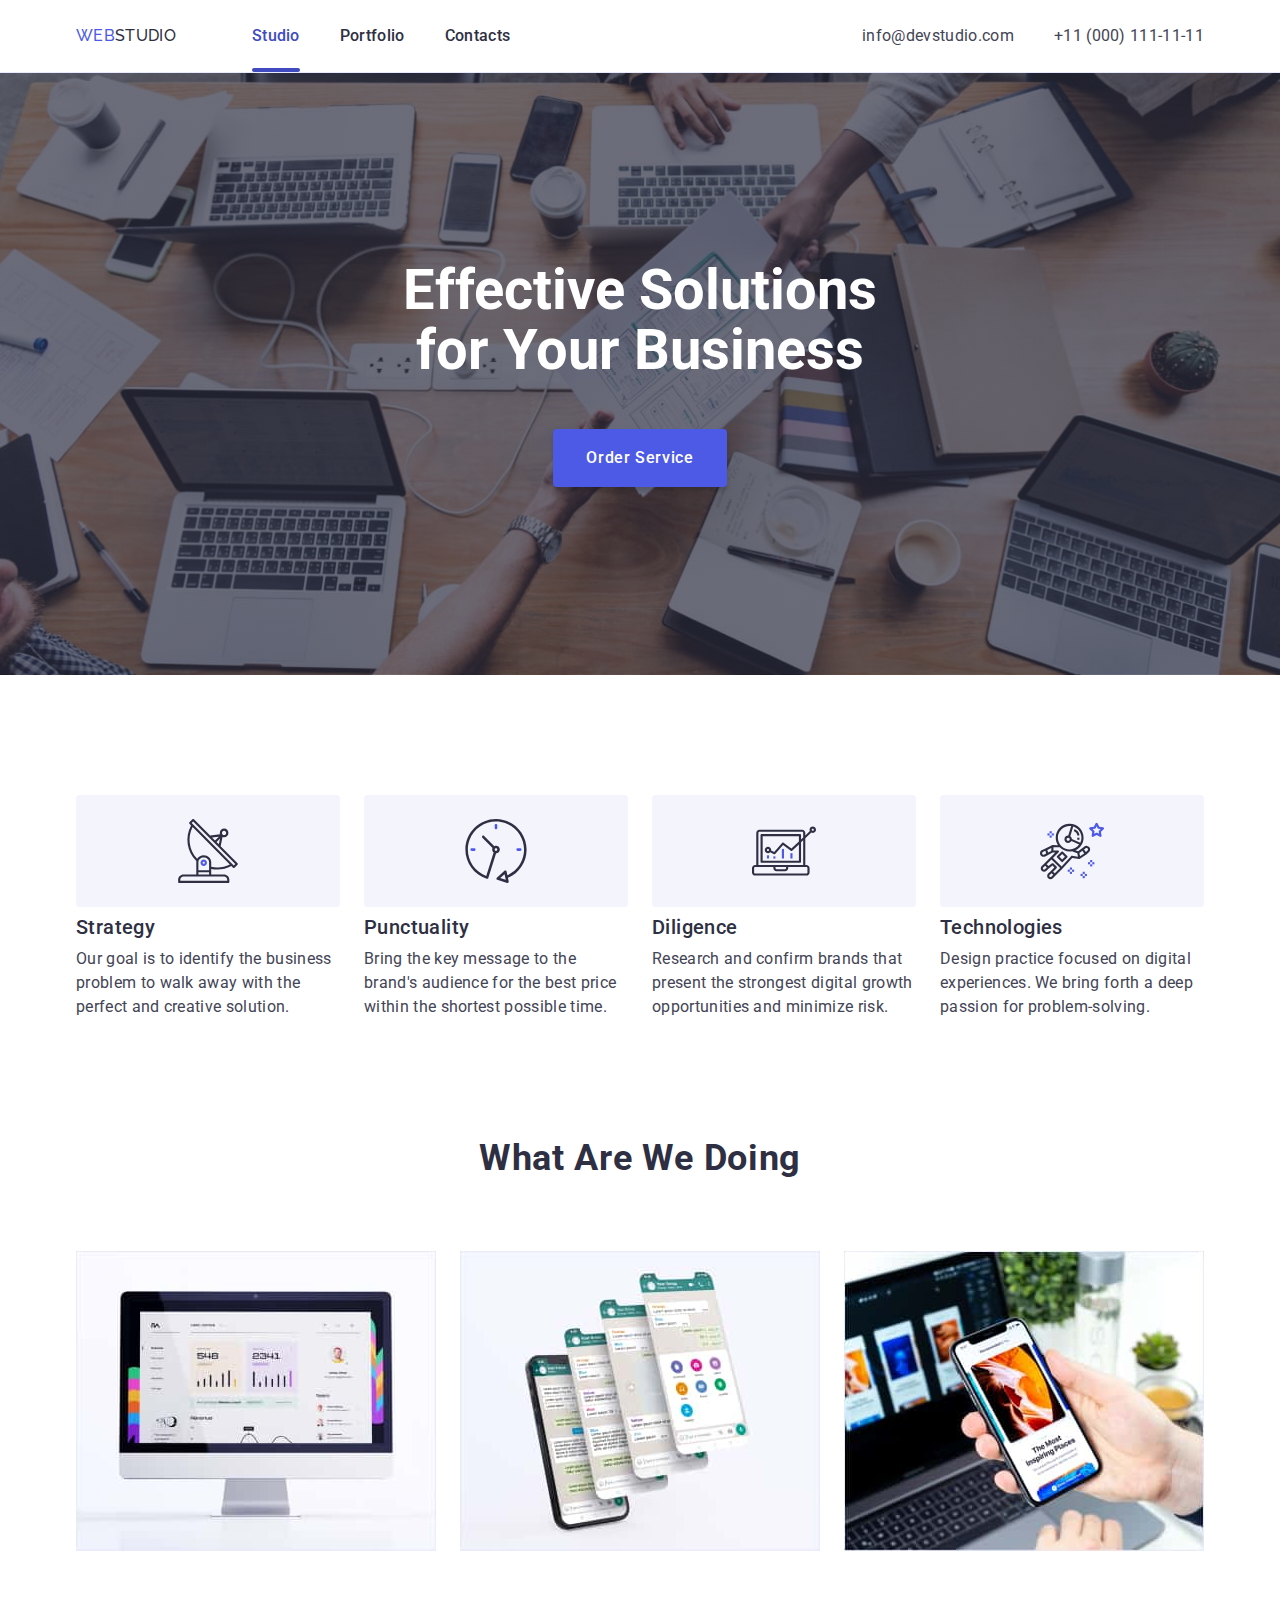
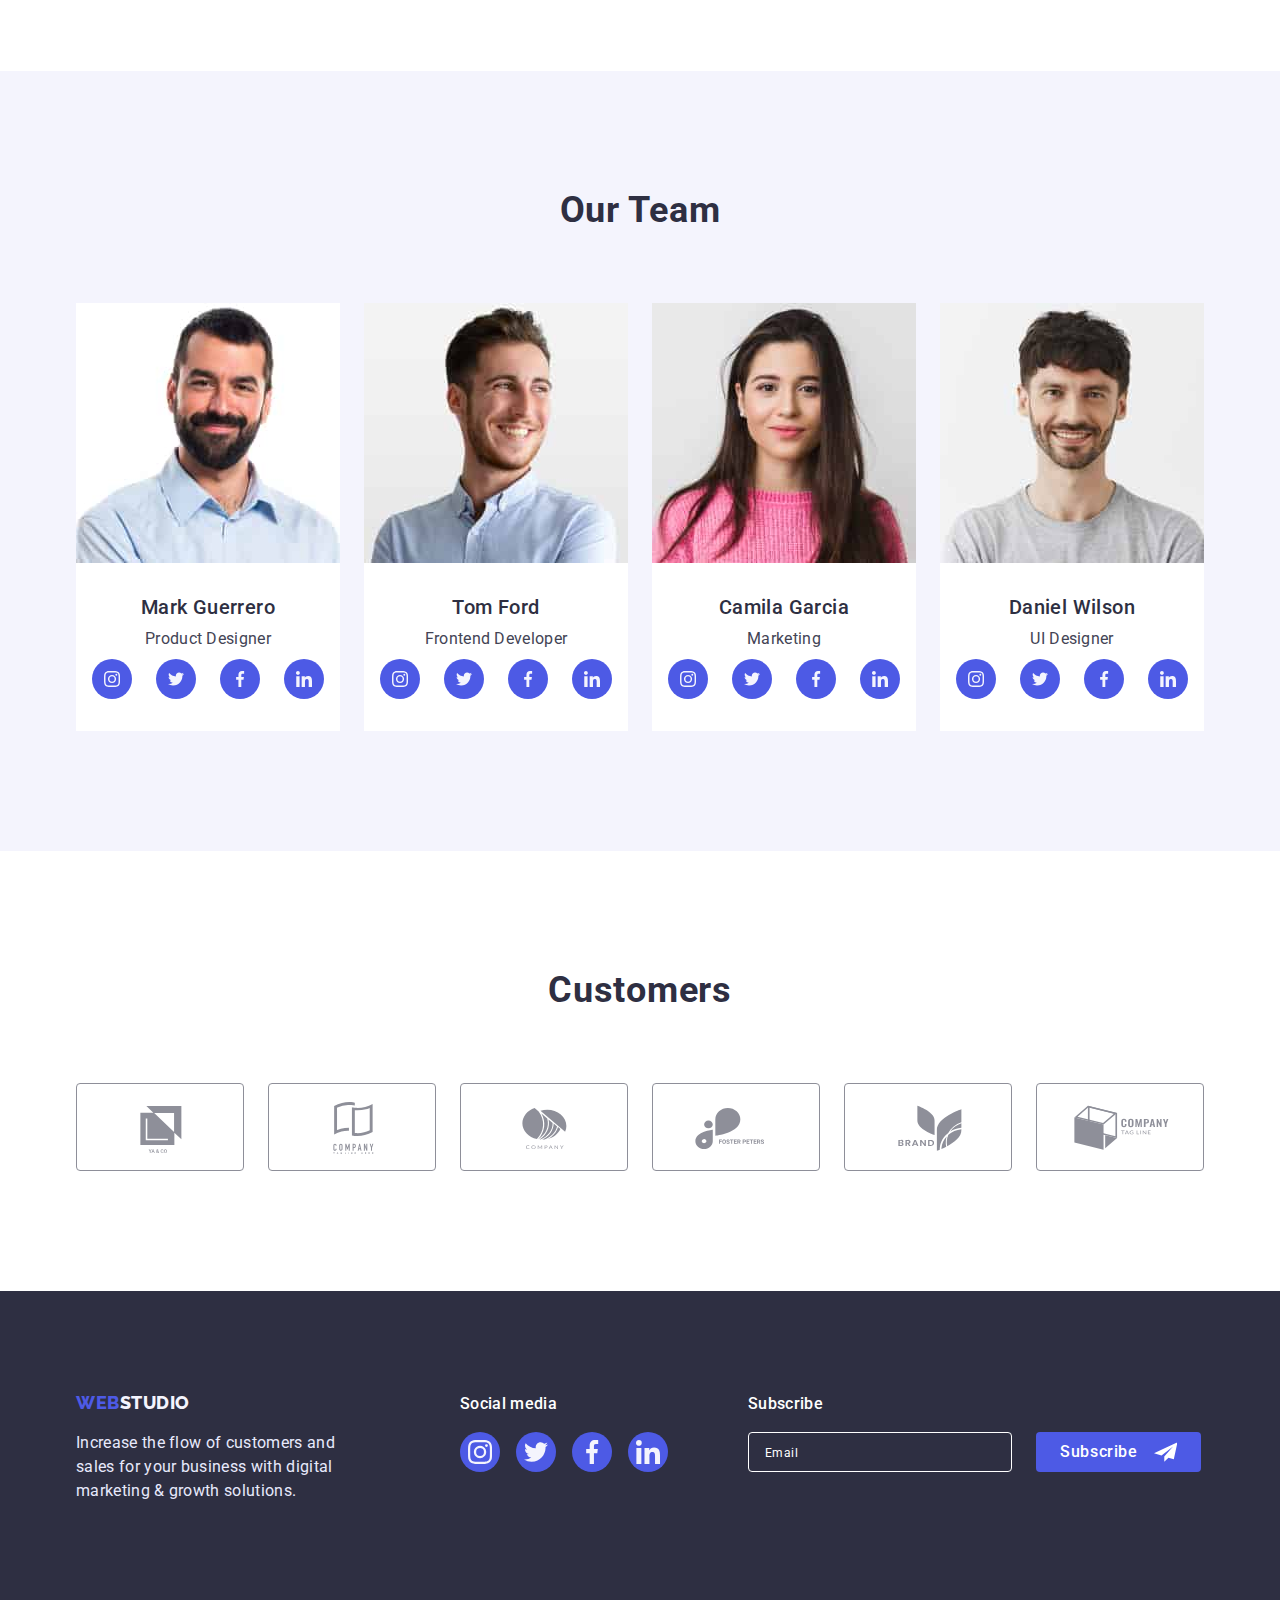
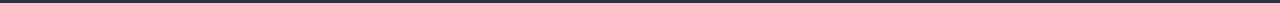
<file: index.html>
<!DOCTYPE html>
<html lang="en">

<head>
  <meta charset="UTF-8">
  <meta http-equiv="X-UA-Compatible" content="IE=edge">
  <meta name="viewport" content="width=device-width, initial-scale=1.0">
  <title>WebStudio</title>
  <link href="https://fonts.googleapis.com/css2?family=Raleway:wght@800&family=Roboto:wght@400;500;700;900&display=swap"
    rel="stylesheet">
  <link href="
    https://cdn.jsdelivr.net/npm/modern-normalize@1.1.0/modern-normalize.min.css
    " rel="stylesheet">
  <link rel="stylesheet" href="./css/styles.css">
</head>

<body>
  <header class="page-header">
    <div class="container main-nav">
      <nav class="nav">
        <a class="logo" href="./index.html"><span class="logo-studio">Web</span>Studio</a>
        <ul class="nav-list">
          <li class="list"><a class="nav-link current" href="./index.html">Studio</a></li>
          <li class="list"><a class="nav-link" href="./portfolio.html">Portfolio</a></li>
          <li class="list"><a class="nav-link" href="">Contacts</a></li>
        </ul>
      </nav>

      <address class="contacts">
        <ul class="contacts-list">
          <li class="list address-list"><a class="nav-contacts" href="mailto:info@devstudio.com">info@devstudio.com</a>
          </li>
          <li class="list address-list"><a class="nav-contacts" href="tel:+110001111111">+11 (000) 111-11-11</a></li>
        </ul>
      </address>
      <button type="button" class="mobile-menu-open" data-menu-open>
        <svg class="mobile-menu-open-icon" width="32" height="22">
          <use href="./icons.svg#icon-hamburger1"></use>
        </svg>
      </button>
    </div>
    <div class="mobile-menu" data-menu>
      <div class="mobile-menu-container">
        <button type="button" class="mobile-close-btn" data-menu-close>
          <svg class="modal-close-btn-icon" width="8" height="8">
            <use href="./icons.svg#icon-close-modal"></use>
          </svg>
        </button>
        <!-- <div class="window-nav"> -->
        <ul class="nav-mobile">
          <li class="list-mobile"><a class="mobile-link current" href="./index.html">Studio</a></li>
          <li class="list-mobile"><a class="mobile-link" href="./portfolio.html">Portfolio</a></li>
          <li class="list-mobile"><a class="mobile-link" href="">Contacts</a></li>
        </ul>
        <div class="window-contacts">
          <ul class="contacts-mobile">
            <li class="list-mobile"><a class="mobile-phone" href="tel:+110001111111">+11 (000) 111-11-11</a></li>
            <li class="list-mobile"><a class="mobile-mail" href="mailto:info@devstudio.com">info@devstudio.com</a></li>
          </ul>
          <ul class="icon-mobile">
            <li><a class="mobile-point" href=""><svg class="network-icon-footer">
                  <use href="./icons.svg#icon-instagram-mobile"></use>
                </svg></a>

            </li>
            <li><a href="" class="mobile-point"><svg class="network-icon-footer">
                  <use href="./icons.svg#icon-twitter-1"></use>
                </svg></a></li>
            <li><a href="" class="mobile-point"><svg class="network-icon-footer">
                  <use href="./icons.svg#icon-facebook-1"></use>
                </svg></a></li>
            <li><a href="" class="mobile-point"><svg class="network-icon-footer">
                  <use href="./icons.svg#icon-linkedin-1"></use>
                </svg></a></li>
          </ul>
        </div>
      </div>
    </div>

  </header>


  <main>
    <section class="section-hero">
      <div class="container">
        <h1 class="text-main">
          Effective Solutions
          for Your Business
        </h1>
        <button class="btn-main" type="button" data-modal-open>Order Service</button>
      </div>


    </section>

    <section class="section">
      <div class="container">
        <h2 class="visually-hidden">Goals</h2>
        <ul class="goals">
          <li class="goals-item icon-strategy">
            <h3 class="quality">Strategy</h3>
            <p class="quality-description">
              Our goal is to identify the business problem to walk away with the
              perfect and creative solution.
            </p>
          </li>
          <li class="goals-item icon-punctuality">
            <h3 class="quality">Punctuality</h3>
            <p class="quality-description">
              Bring the key message to the brand's audience for the best price
              within the shortest possible time.
            </p>
          </li>
          <li class="goals-item icon-diligence">
            <h3 class="quality">Diligence</h3>
            <p class="quality-description">
              Research and confirm brands that present the strongest digital
              growth opportunities and minimize risk.
            </p>
          </li>
          <li class="goals-item icon-technologies">
            <h3 class="quality">Technologies</h3>
            <p class="quality-description">
              Design practice focused on digital experiences. We bring forth a
              deep passion for problem-solving.
            </p>
          </li>
        </ul>
      </div>

    </section>

    <section class="section-work">
      <div class="container">
        <h2 class="heading1">What are we doing</h2>
        <ul class="example">
          <li class="example-list">
            <img srcset="./imgs/rectangle711@2x.jpg 2x" src="./imgs/rectangle7111.jpg" alt="computer" width="360">
          </li>
          <li class="example-list">
            <img srcset="./imgs/rectangle712@2x.jpg 2x" src="./imgs/rectangle7112.jpg" alt="layers" width="360">
          </li>
          <li class="example-list">
            <img srcset="./imgs/rectangle713@2x.jpg 2x" src="./imgs/rectangle7123.jpg" alt="application" width="360">
          </li>
        </ul>
      </div>
    </section>

    <section class="section bg-color">
      <div class="container bg-container">
        <h2 class="heading1">Our Team</h2>
        <ul class="projects-people">
          <li class="people">
            <img srcset="./imgs/mark2x.jpg 2x" src="./imgs/mark1.jpg" alt="mark" width="264">
            <div class="name-specialist">
              <h3 class="name">Mark Guerrero</h3>
              <p class="specialist">Product Designer</p>
              <ul class="network">
                <li><a href="#" class="network-point"><svg class="network-icon">
                      <use href="./icons.svg#icon-instagram-2"></use>
                    </svg>
                  </a>

                </li>
                <li><a href="" class="network-point"><svg class="network-icon">
                      <use href="./icons.svg#icon-twitter-1"></use>
                    </svg></a>
                </li>
                <li> <a href="" class="network-point"><svg class="network-icon">
                      <use href="./icons.svg#icon-facebook-1"></use>
                    </svg></a></li>
                <li> <a href="" class="network-point"><svg class="network-icon">
                      <use href="./icons.svg#icon-linkedin-1"></use>
                    </svg></a></li>
              </ul>
            </div>
          </li>
          <li class="people">
            <img srcset="./imgs/tom2x.jpg 2x" src="./imgs/tom1.jpg" alt="tom" width="264">
            <div class="name-specialist">
              <h3 class="name">Tom Ford</h3>
              <p class="specialist">Frontend Developer</p>
              <ul class="network">
                <li><a href="#" class="network-point"><svg class="network-icon">
                      <use href="./icons.svg#icon-instagram-2"></use>
                    </svg>
                  </a>

                </li>
                <li><a href="" class="network-point"><svg class="network-icon">
                      <use href="./icons.svg#icon-twitter-1"></use>
                    </svg></a>
                </li>
                <li> <a href="" class="network-point"><svg class="network-icon">
                      <use href="./icons.svg#icon-facebook-1"></use>
                    </svg></a></li>
                <li> <a href="" class="network-point"><svg class="network-icon">
                      <use href="./icons.svg#icon-linkedin-1"></use>
                    </svg></a></li>
              </ul>
            </div>
          </li>
          <li class="people">
            <img srcset="./imgs/camilla2x.jpg 2x" src="./imgs/camila1.jpg" alt="camila" width="264">
            <div class="name-specialist">
              <h3 class="name">Camila Garcia</h3>
              <p class="specialist">Marketing</p>
              <ul class="network">
                <li><a href="#" class="network-point"><svg class="network-icon">
                      <use href="./icons.svg#icon-instagram-2"></use>
                    </svg>
                  </a>

                </li>
                <li><a href="" class="network-point"><svg class="network-icon">
                      <use href="./icons.svg#icon-twitter-1"></use>
                    </svg></a>
                </li>
                <li> <a href="" class="network-point"><svg class="network-icon">
                      <use href="./icons.svg#icon-facebook-1"></use>
                    </svg></a></li>
                <li> <a href="" class="network-point"><svg class="network-icon">
                      <use href="./icons.svg#icon-linkedin-1"></use>
                    </svg></a></li>
              </ul>
            </div>
          </li>
          <li class="people">
            <img srcset="./imgs/ddaniel2x.jpg 2x" src="./imgs/daniel1.jpg" alt="daniel" width="264">
            <div class="name-specialist">
              <h3 class="name">Daniel Wilson</h3>
              <p class="specialist">UI Designer </p>
              <ul class="network">
                <li><a href="#" class="network-point"><svg class="network-icon">
                      <use href="./icons.svg#icon-instagram-2"></use>
                    </svg>
                  </a>

                </li>
                <li><a href="" class="network-point"><svg class="network-icon">
                      <use href="./icons.svg#icon-twitter-1"></use>
                    </svg></a>
                </li>
                <li> <a href="" class="network-point"><svg class="network-icon">
                      <use href="./icons.svg#icon-facebook-1"></use>
                    </svg></a></li>
                <li> <a href="" class="network-point"><svg class="network-icon">
                      <use href="./icons.svg#icon-linkedin-1"></use>
                    </svg></a></li>
              </ul>

            </div>
          </li>
        </ul>
      </div>
    </section>

    <section class="section">
      <div class="container bg-container">
        <h2 class="heading1">Customers</h2>
        <ul class="customers">
          <li class="customers-item"><a class="customers-logo" href=""><svg class="icons-logo">
                <use href="./icons.svg#icon-Logo-1">
                </use>
              </svg></a>


          </li>
          <li class="customers-item"><a class="customers-logo" href=""> <svg class="icons-logo">
                <use href="./icons.svg#icon-Logo">
                </use>
              </svg></a>

          </li>
          <li class="customers-item"><a class="customers-logo" href=""> <svg class="icons-logo">
                <use href="./icons.svg#icon-Logo-2">
                </use>
              </svg></a></li>

          <li class="customers-item"><a class="customers-logo" href=""> <svg class="icons-logo">
                <use href="./icons.svg#icon-Logo-3">
                </use>
              </svg></a>
          </li>
          <li class="customers-item"><a class="customers-logo" href=""> <svg class="icons-logo">
                <use href="./icons.svg#icon-Logo-4">
                </use>
              </svg></a></li>
          <li class="customers-item"><a class="customers-logo" href=""><svg class="icons-logo">
                <use href="./icons.svg#icon-Logo-5">
                </use>
              </svg></a></li>
        </ul>
      </div>
    </section>

  </main>

  <footer class="footer">
    <div class="container footer-container bg-container">
      <div class="footer-mob">
        <a class="logo" href="./index.html"><span class="logo-studio">Web</span><span
            class="logo-footer">Studio</span></a>
        <p class="footer-text">
          Increase the flow of customers and sales for your business with digital
          marketing & growth solutions.
        </p>
      </div>

      <div class="social-media">


        <b class="media-text"> Social media</b>
        <ul class="icon-footer">
          <li><a class="footer-point" href=""><svg class="network-icon-footer">
                <use href="./icons.svg#icon-instagram-2"></use>
              </svg></a>

          </li>
          <li><a href="" class="footer-point"><svg class="network-icon-footer">
                <use href="./icons.svg#icon-twitter-1"></use>
              </svg></a></li>
          <li><a href="" class="footer-point"><svg class="network-icon-footer">
                <use href="./icons.svg#icon-facebook-1"></use>
              </svg></a></li>
          <li><a href="" class="footer-point"><svg class="network-icon-footer">
                <use href="./icons.svg#icon-linkedin-1"></use>
              </svg></a></li>
        </ul>

      </div>
      <div class="subscribe">
        <b class="media-text">Subscribe</b>
        <form class="subscribe-footer">
          <label class="footer-form">
            <input class="footer-input" type="email" name=foter-subscribe placeholder="Email">
          </label>
          <button type="submit" class="btn-subscribe">Subscribe
            <svg class="footer-btn-icon" width="24" height="20">
              <use href="./icons.svg#icon-icon-send"></use>
            </svg>
          </button>
        </form>
      </div>
    </div>
  </footer>

  <div class="backdrop is-hidden" data-modal>
    <div class="modal">
      <button type="button" class="modal-close-btn" data-modal-close>
        <svg class="modal-close-btn-icon" width="8" height="8">
          <use href="./icons.svg#icon-close-modal"></use>
        </svg>
      </button>

      <p class="form-text">Leave your contacts and we will call you back</p>
      <form class="modal-form">

        <label class="modal-form-field">
          <span class="modal-input-descr">Name</span>
          <input class="modal-form-input" name="user-mame" type="text" required pattern="^[a-zA-Zа-яА-Я]+$"
            minlength="2">
          <svg class="modal-person-icon" width="18" height="24">
            <use href="./icons.svg#icon-person"></use>
          </svg>
        </label>
        <label class="modal-form-field">
          <span class="modal-input-descr">Phone</span>
          <input class="modal-form-input" name="user-phone" type="tel" required
            pattern="[0-9]{3}-[0-9]{3}-[0-9]{2}-[0-9]{2}" title="XXX-XXX-XX-XX">
          <svg class="modal-phone-icon" width="18" height="24">
            <use href="./icons.svg#icon-phone"></use>
          </svg>
        </label>
        <label class="modal-form-field">
          <span class="modal-input-descr">Email</span>
          <input class="modal-form-input" name="user-mail" type="email" required>
          <svg class="modal-email-icon" width="18" height="24">
            <use href="./icons.svg#icon-email"></use>
          </svg>
        </label>
        <label class="modal-form-field">
          <span class="modal-input-descr">Comment</span>
          <textarea class="modal-message" name="user-message" placeholder="Text input"></textarea>
        </label>

        <input class="modal-form-check-desk visually-hidden" id="user-policy" type="checkbox" name="user-policy">
        <label for="user-policy" class="user-policy-text"><span> I accept the terms and conditions of the&nbsp;<a
              class="privacy-policy" href="">Privacy
              Policy</a></span></label>

        <button type="submit" class="modal-submit-btn">Send</button>
      </form>



    </div>

  </div>
  <script src="./css/js/modal.js"></script>
  <script src="./css/js/mobile-menu.js"></script>
</body>


</html>
</file>
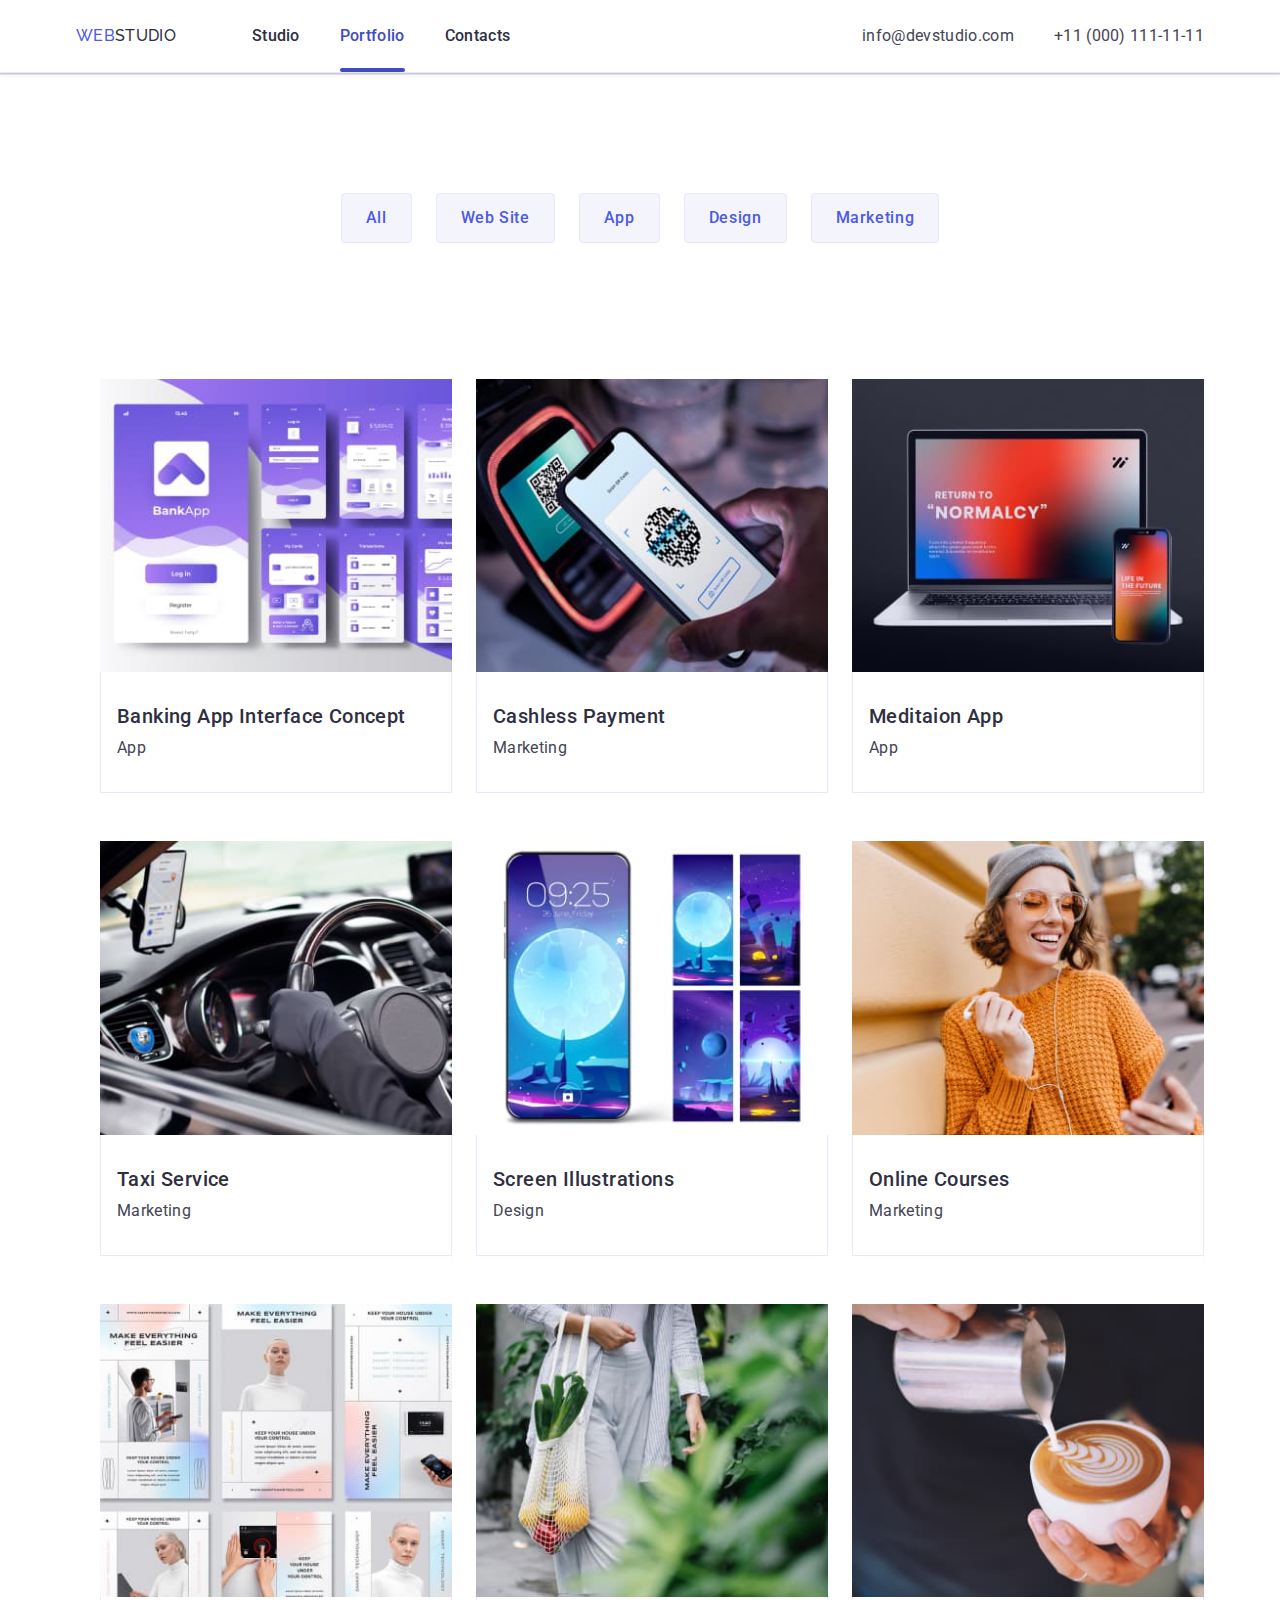
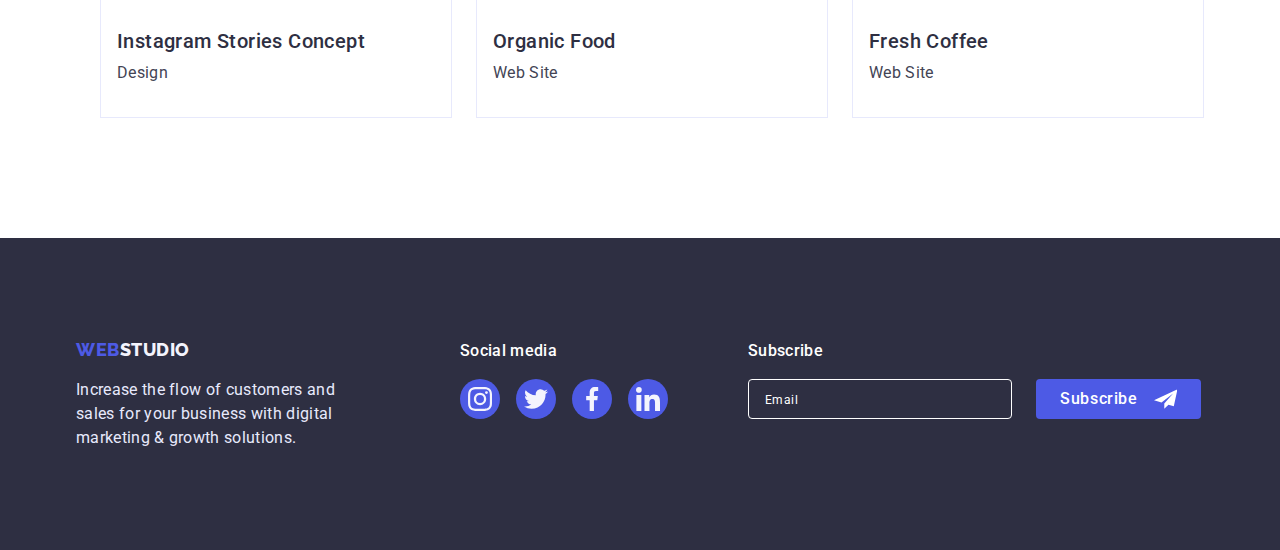
<file: portfolio.html>
<!DOCTYPE html>
<html lang="en">

<head>
    <meta charset="UTF-8">
    <meta http-equiv="X-UA-Compatible" content="IE=edge">
    <meta name="viewport" content="width=device-width, initial-scale=1.0">
    <title>Portfolio</title>
    <link
        href="https://fonts.googleapis.com/css2?family=Raleway:wght@800&family=Roboto:wght@400;500;700;900&display=swap"
        rel="stylesheet">
    <link href="
    https://cdn.jsdelivr.net/npm/modern-normalize@1.1.0/modern-normalize.min.css
    " rel="stylesheet">
    <link href="./css/styles.css" rel="stylesheet">
</head>

<body>
    <header class="page-header">
        <div class="container main-nav">
            <nav class="nav">
                <a class="logo" href="./index.html"><span class="logo-studio">Web</span>Studio</a>
                <ul class="nav-list">
                    <li class="list"><a class="nav-link" href="./index.html">Studio</a></li>
                    <li class="list"><a class="nav-link current" href="./portfolio.html">Portfolio</a></li>
                    <li class="list"><a class="nav-link" href="">Contacts</a></li>
                </ul>
            </nav>
            <address class="contacts">
                <ul class="contacts-list">
                    <li class="list"><a class="nav-contacts" href="mailto:info@devstudio.com">info@devstudio.com</a>
                    </li>
                    <li class="list"><a class="nav-contacts" href="tel:+110001111111">+11 (000) 111-11-11</a></li>
                </ul>
            </address>
            <button type="button" class="mobile-menu-open" data-menu-open>
                <svg class="mobile-menu-open-icon" width="32" height="22">
                    <use href="./icons.svg#icon-hamburger1"></use>
                </svg>
            </button>
        </div>
        <div class="mobile-menu" data-menu>
            <button type="button" class="modal-close-btn" data-menu-close>
                <svg class="modal-close-btn-icon" width="8" height="8">
                    <use href="./icons.svg#icon-close-modal"></use>
                </svg>
            </button>
            <ul class="nav-mobile">
                <li class="list-mobile"><a class="mobile-link" href="./index.html">Studio</a></li>
                <li class="list-mobile"><a class="mobile-link current" href="./portfolio.html">Portfolio</a></li>
                <li class="list-mobile"><a class="mobile-link" href="">Contacts</a></li>
            </ul>
            <ul class="contacts-mobile">
                <li class="list-mobile"><a class="mobile-phone" href="tel:+110001111111">+11 (000) 111-11-11</a></li>
                <li class="list-mobile"><a class="mobile-mail" href="mailto:info@devstudio.com">info@devstudio.com</a>
                </li>
            </ul>
            <ul class="icon-mobile">
                <li><a href="" class="mobile-point"><svg class="network-icon-footer">
                            <use href="./icons.svg#icon-instagram-mobile"></use>
                        </svg></a>

                </li>
                <li><a href="" class="mobile-point"><svg class="network-icon-footer">
                            <use href="./icons.svg#icon-twitter-1"></use>
                        </svg></a></li>
                <li><a href="" class="mobile-point"><svg class="network-icon-footer">
                            <use href="./icons.svg#icon-facebook-1"></use>
                        </svg></a></li>
                <li><a href="" class="mobile-point"><svg class="network-icon-footer">
                            <use href="./icons.svg#icon-linkedin-1"></use>
                        </svg></a></li>
            </ul>
        </div>
    </header>
    <main>
        <section class="section">
            <div class="container">
                <h1 class="visually-hidden">Header</h1>
                <ul class="nav-profile">
                    <li class="btn-profile">
                        <button class="btn" type="button">All</button>
                    </li>
                    <li class="btn-profile">
                        <button class="btn" type="button">Web Site</button>
                    </li>
                    <li class="btn-profile">
                        <button class="btn" type="button">App</button>
                    </li>
                    <li class="btn-profile">
                        <button class="btn" type="button">Design</button>
                    </li>

                    <li class="btn-profile">
                        <button class="btn" type="button">Marketing</button>
                    </li>
                </ul>

                <ul class="projects">
                    <li class="team"><a class="team-link" href="">
                            <div class="team-list-img">
                                <picture>
                                    <source media="(min-width: 1200px)"
                                        srcset="./imgs/img0.jpg 1x, ./imgs/desk/img12x.jpg 2x">
                                    <source media="(min-width: 768px)"
                                        srcset="./imgs/tab/img-tab.jpg 1x, ./imgs/tab/img-tab2x.jpg 2x">
                                    <source media="(min-width: 320px)"
                                        srcset="./imgs/mob/img-mob.png 1x, ./imgs/mob/img-mob2x.jpg 2x">

                                    <img src="./imgs/img0.jpg" alt="" width="360">
                                </picture>
                                <p class="overlay">14 Stylish and User-Friendly App Design Concepts · Task Manager App ·
                                    Calorie Tracker App · Exotic Fruit Ecommerce App · Cloud Storage App</p>
                            </div>
                            <div class="servises">
                                <h2 class="servise">
                                    Banking App Interface Concept
                                </h2>
                                <p class="servise-list">App</p>
                            </div>
                        </a>

                    </li>
                    <li class="team"><a class="team-link" href="">
                            <div class="team-list-img">
                                <picture>
                                    <source media="(min-width: 1200px)"
                                        srcset="./imgs/img1.jpg 1x, ./imgs/desk/img22x.jpg 2x">
                                    <source media="(min-width: 768px)"
                                        srcset="./imgs/tab/img1-tab.jpg 1x, ./imgs/tab/img1-tab2x.jpg 2x">
                                    <source media="(min-width: 320px)"
                                        srcset="./imgs/mob/img1-mob.jpg 1x, ./imgs/mob/img1-mob@2x.jpg 2x">
                                    <img src="./imgs/img1.jpg" alt="" width="360">
                                </picture>

                                <p class="overlay">14 Stylish and User-Friendly App Design Concepts · Task Manager App ·
                                    Calorie Tracker App · Exotic Fruit Ecommerce App · Cloud Storage App</p>
                            </div>
                            <div class="servises">
                                <h2 class="servise">Cashless Payment</h2>
                                <p class="servise-list">Marketing</p>
                            </div>
                        </a>

                    </li>
                    <li class="team"><a class="team-link" href="">
                            <div class="team-list-img">
                                <picture>
                                    <source media="(min-width: 1200px)"
                                        srcset="./imgs/img2.jpg 1x, ./imgs/desk/img32x.jpg 2x">
                                    <source media="(min-width: 768px)"
                                        srcset="./imgs/tab/img2-tab.jpg 1x, ./imgs/tab/img2-tab2x.jpg 2x">
                                    <source media="(min-width: 320px)"
                                        srcset="./imgs/mob/img2-mob.jpg 1x, ./imgs/mob/img2-mob2x.jpg 2x">
                                    <img src="./imgs/img2.jpg" alt="" width="360">
                                </picture>

                                <p class="overlay">14 Stylish and User-Friendly App Design Concepts · Task Manager App ·
                                    Calorie Tracker App · Exotic Fruit Ecommerce App · Cloud Storage App</p>
                            </div>
                            <div class="servises">
                                <h2 class="servise">Meditaion App</h2>
                                <p class="servise-list">App</p>
                            </div>
                        </a>

                    </li>
                    <li class="team"><a class="team-link" href="">
                            <div class="team-list-img">
                                <picture>
                                    <source media="(min-width: 1200px)"
                                        srcset="./imgs/img3.jpg 1x, ./imgs/desk/img42x.jpg 2x">
                                    <source media="(min-width: 768px)"
                                        srcset="./imgs/tab/img4-tab.jpg 1x, ./imgs/tab/img4-tab2x.jpg 2x">
                                    <source media="(min-width: 320px)"
                                        srcset="./imgs/mob/img3-mob.jpg 1x, ./imgs/mob/img3-mob2x.jpg 2x">
                                    <img src="./imgs/img3.jpg" alt="" width="360">
                                </picture>

                                <p class="overlay">14 Stylish and User-Friendly App Design Concepts · Task Manager App ·
                                    Calorie Tracker App · Exotic Fruit Ecommerce App · Cloud Storage App</p>
                            </div>
                            <div class="servises">
                                <h2 class="servise">Taxi Service</h2>
                                <p class="servise-list">Marketing</p>
                            </div>
                        </a>

                    </li>
                    <li class="team"><a class="team-link" href="">
                            <div class="team-list-img">
                                <picture>
                                    <source media="(min-width: 1200px)"
                                        srcset="./imgs/img4.jpg 1x, ./imgs/desk/img52x.jpg 2x">
                                    <source media="(min-width: 768px)"
                                        srcset="./imgs/tab/img5-tab.jpg 1x, ./imgs/tab/img5-tab2x.jpg 2x">
                                    <source media="(min-width: 320px)"
                                        srcset="./imgs/mob/img4-mob.jpg 1x, ./imgs/mob/img4-mob2x.jpg 2x">
                                    <img src="./imgs/img4.jpg" alt="" width="360">
                                </picture>

                                <p class="overlay">14 Stylish and User-Friendly App Design Concepts · Task Manager App ·
                                    Calorie Tracker App · Exotic Fruit Ecommerce App · Cloud Storage App</p>
                            </div>
                            <div class="servises">
                                <h2 class="servise">Screen Illustrations</h2>
                                <p class="servise-list">Design</p>
                            </div>
                        </a>

                    </li>
                    <li class="team"><a class="team-link" href="">
                            <div class="team-list-img">
                                <picture>
                                    <source media="(min-width: 1200px)"
                                        srcset="./imgs/img5.jpg 1x, ./imgs/desk/img62x.jpg 2x">
                                    <source media="(min-width: 768px)"
                                        srcset="./imgs/tab/img7-tab.jpg 1x, ./imgs/tab/img7-tab2x.jpg 2x">
                                    <source media="(min-width: 320px)"
                                        srcset="./imgs/mob/img5-mob.jpg 1x, ./imgs/mob/img5-mob2x.jpg 2x">
                                    <img src="./imgs/img5.jpg" alt="" width="360">
                                </picture>

                                <p class="overlay">14 Stylish and User-Friendly App Design Concepts · Task Manager App ·
                                    Calorie Tracker App · Exotic Fruit Ecommerce App · Cloud Storage App</p>
                            </div>
                            <div class="servises">
                                <h2 class="servise">Online Courses</h2>
                                <p class="servise-list">Marketing</p>
                            </div>
                        </a>

                    </li>
                    <li class="team"><a class="team-link" href="">
                            <div class="team-list-img">
                                <picture>
                                    <source media="(min-width: 1200px)"
                                        srcset="./imgs/img7.jpg 1x, ./imgs/desk/img72x.jpg 2x">
                                    <source media="(min-width: 768px)"
                                        srcset="./imgs/tab/img8-tab.jpg 1x, ./imgs/tab/img8-tab2x.jpg 2x">
                                    <source media="(min-width: 320px)"
                                        srcset="./imgs/mob/img7-mob.jpg 1x, ./imgs/mob/img7-mob2x.jpg 2x">
                                    <img src="./imgs/img7.jpg" alt="" width="360">
                                </picture>

                                <p class="overlay">14 Stylish and User-Friendly App Design Concepts · Task Manager App ·
                                    Calorie Tracker App · Exotic Fruit Ecommerce App · Cloud Storage App</p>
                            </div>
                            <div class="servises">
                                <h2 class="servise">Instagram Stories Concept</h2>
                                <p class="servise-list">Design</p>
                            </div>
                        </a>

                    </li>
                    <li class="team"><a class="team-link" href="">
                            <div class="team-list-img">
                                <picture>
                                    <source media="(min-width: 1200px)"
                                        srcset="./imgs/img8.jpg 1x, ./imgs/desk/img82x.jpg 2x">
                                    <source media="(min-width: 768px)"
                                        srcset="./imgs/tab/img9-tab.jpg 1x, ./imgs/tab/img9-tab2x.jpg 2x">
                                    <source media="(min-width: 320px)"
                                        srcset="./imgs/mob/img8-mob.jpg 1x, ./imgs/mob/img8-mob2x.jpg 2x">
                                    <img src="./imgs/img8.jpg" alt="" width="360">
                                </picture>

                                <p class="overlay">14 Stylish and User-Friendly App Design Concepts · Task Manager App ·
                                    Calorie Tracker App · Exotic Fruit Ecommerce App · Cloud Storage App</p>
                            </div>
                            <div class="servises">
                                <h2 class="servise">Organic Food</h2>
                                <p class="servise-list">Web Site</p>
                            </div>
                        </a>

                    </li>
                    <li class="team"><a class="team-link" href="">
                            <div class="team-list-img">
                                <picture>
                                    <source media="(min-width: 1200px)"
                                        srcset="./imgs/img9.jpg 1x, ./imgs/desk/img92x.jpg 2x">
                                    <source media="(min-width: 768px)"
                                        srcset="./imgs/tab/img10-tab.jpg 1x, ./imgs/tab/img10-tab2x.jpg 2x">
                                    <source media="(min-width: 320px)"
                                        srcset="./imgs/mob/img9-mob.jpg 1x, ./imgs/mob/img9-mob2x.jpg 2x">
                                        <img src="./imgs/img9.jpg" alt="" width="360">
                                </picture>
                                
                                <p class="overlay">14 Stylish and User-Friendly App Design Concepts · Task Manager App ·
                                    Calorie Tracker App · Exotic Fruit Ecommerce App · Cloud Storage App</p>
                            </div>
                            <div class="servises">
                                <h2 class="servise">Fresh Coffee</h2>
                                <p class="servise-list">Web Site</p>
                            </div>
                        </a>


                    </li>
                </ul>
            </div>
        </section>
    </main>
    <footer class="footer">
        <div class="container footer-container">
            <div class="footer-mob">
                <a class="logo" href="./index.html"><span class="logo-studio">Web</span><span
                        class="logo-footer">Studio</span></a>
                <p class="footer-text">
                    Increase the flow of customers and sales for your business with digital
                    marketing & growth solutions.
                </p>
            </div>

            <div class="social-media">


                <b class="media-text"> Social media</b>
                <ul class="icon-footer">
                    <li><a class="footer-point" href=""><svg class="network-icon-footer">
                                <use href="./icons.svg#icon-instagram-2"></use>
                            </svg></a>

                    </li>
                    <li><a href="" class="footer-point"><svg class="network-icon-footer">
                                <use href="./icons.svg#icon-twitter-1"></use>
                            </svg></a></li>
                    <li><a href="" class="footer-point"><svg class="network-icon-footer">
                                <use href="./icons.svg#icon-facebook-1"></use>
                            </svg></a></li>
                    <li><a href="" class="footer-point"><svg class="network-icon-footer">
                                <use href="./icons.svg#icon-linkedin-1"></use>
                            </svg></a></li>
                </ul>

            </div>
            <div class="subscribe">
                <b class="media-text">Subscribe</b>
                <form class="subscribe-footer">
                    <label class="footer-form">
                        <input class="footer-input" type="email" name=foter-subscribe placeholder="Email">
                    </label>
                    <button type="submit" class="btn-subscribe">Subscribe
                        <svg class="footer-btn-icon" width="24" height="20">
                            <use href="./icons.svg#icon-icon-send"></use>
                        </svg>
                    </button>
                </form>
            </div>
        </div>
    </footer>

    <script src="./css/js/mobile-menu.js"></script>

</body>

</html>
</file>
<file: css/styles.css>
:root {
    --main-light-color: #ffffff;
    --main-font-color: #2E2F42;
    --secondare-font-color: #434455;
    --accent-color: #4D5AE5;
    --border-bg-color: #F4F4FD;
    --transition: 250ms cubic-bezier(0.4, 0, 0.2, 1);
}


/* Загал */

body {
    font-family: "Roboto", sans-serif;
    color: var(--secondare-font-color);
    background: var(--main-light-color);

}


ul {
    list-style: none;
    padding: 0%;
    margin: 0%;
}

a {
    text-decoration: none;
}



h1,
h2,
h3,
p {
    margin-top: 0%;
    margin-bottom: 0;
}


address {
    font-style: normal;
}





.visually-hidden {
    position: absolute;
    width: 1px;
    height: 1px;
    margin: -1px;
    border: 0;
    padding: 0;
    white-space: nowrap;
    clip-path: inset(100%);
    clip: rect(0 0 0 0);
    overflow: hidden;
}

.logo {
    font-family: "Raleway";
    font-weight: 800;
    font-size: 18px;
    line-height: 1.33;
    letter-spacing: 0.03em;
    text-transform: uppercase;
    color: var(--main-font-color);


}



.logo-studio {
    color: var(--accent-color);

}



/* Студіо */

/*
.btn:hover,
.btn:focus {
    background-color: #404BBF;
    color: var(--main-light-color);
    border-color: transparent;
    box-shadow: 0px 4px 4px rgba(0, 0, 0, 0.15);

} */












.btn-main:hover,
.btn-main:focus {

    background: #404BBF;


}



.heading1 {
    font-weight: 700;
    font-size: 36px;
    letter-spacing: 0.02em;
    line-height: 1.11;
    text-transform: capitalize;
    color: var(--main-font-color);
    padding-top: 0%;
    margin-bottom: 72px;
    text-align: center;



}



.current {
    color: #404BBF;
}

/* Footer */
/* 
 */

/* Портфоліо */





/* shlak */



/* .nav,
.contacts {
    display: flex;
    align-items: center;
    list-style: none;


}






 */
@media screen and (max-width: 767px) {

    .nav-list,
    .contacts-list {
        display: none;
    }
}

@media screen and (min-width: 768px) {
    .contacts {
        display: block;
    }

    .nav-list {
        display: flex;
    }
}

.main-nav {
    display: flex;
    align-items: center;
    justify-content: space-between;
}



.mobile-menu-open {
    background-color: transparent;
    border: none;
    padding: 0;
}



.card {
    width: 1128px;
    padding-left: 15px;
    padding-right: 15px;

    margin-left: auto;
    margin-right: auto;
    align-items: center;

}

.btn-nav {
    width: 1128px;
    padding-left: 15px;
    padding-right: 15px;

    margin-left: auto;
    margin-right: auto;
    align-items: center;
    margin-top: 96px;



}



.specialist-person {
    width: 1128px;
    padding-left: 15px;
    padding-right: 15px;

    margin-left: auto;
    margin-right: auto;
    align-items: center;
    flex-wrap: wrap;

}
 .specialist-person-icon {
    /* flex-basis: calc(100% / 4); */
    display: inline;

}

/* 
.section-hero {

    background-color: var(--main-font-color);
    background-image: linear-gradient(rgba(46, 47, 66, 0.7), rgba(46, 47, 66, 0.7)),
        url(../imgs/bg-mob.jpg);

    background-repeat: no-repeat;
    background-size: cover;
    background-position: center;
    max-width: 1440px;
    margin-left: auto;
    margin-right: auto;


    text-align: center;
    padding-top: 188px;
    padding-bottom: 188px;



} */


.container {
    width: 100%;
    padding-left: 16px;
    padding-right: 16px;
    max-width: 428px;
    margin-left: auto;
    margin-right: auto;
}

.page-header {
    border-bottom: 1px solid #E7E9FC;
    box-shadow: 0px 2px 1px rgba(46, 47, 66, 0.08),
        0px 1px 1px rgba(46, 47, 66, 0.16),
        0px 1px 6px rgba(46, 47, 66, 0.08);


}

@media screen and (max-width:480px) {

    .section-hero {
        background-image: linear-gradient(rgba(46, 47, 66, 0.7), rgba(46, 47, 66, 0.7)),
            url(../imgs/bg-mob.jpg);
    }

}



.name-specialist {
    padding: 32px 16px;
    text-align: center;
    background-color: #fff;
}

.name {

    font-weight: 500;
    font-size: 20px;
    line-height: 1.2;
    letter-spacing: 0.02em;
    color: var(--main-font-color);
    margin-bottom: 8px;

}

.specialist {
    font-weight: 400;
    font-size: 16px;
    line-height: 1.5;
    letter-spacing: 0.02em;
    color: var(--secondare-font-color);
    margin-bottom: 8px;


}

.btn-subscribe {
    background: var(--accent-color);
    color: #FFFFFF;
    border-radius: 4px;
    width: 165px;
    height: 40px;
    /* border-color: transparent; */
    border: none;
    font-weight: 500;
    font-size: 16px;
    line-height: 1.5;

    display: flex;
    align-items: center;
    margin: auto;
    letter-spacing: 0.04em;
    padding: 8px 24px;
    cursor: pointer;
    transition: background-color var(--transition);


}



@media screen and (min-width:768px) {
    .container {
        width: 736px;
        margin-left: auto;
        margin-right: auto;

    }
}



@media screen and (max-width: 767px) {


    /* .container {
        width: 428px;
        margin-left: auto;
        margin-right: auto;
    } */

    .page-header {
        padding-top: 24px;
        padding-bottom: 24px;
    }

    .mobile-menu {
        position: fixed;
        width: 100%;
        height: 100%;

        top: 0;
        left: 0;
        z-index: 1000;
        background: #FFFFFF;

        opacity: 0;
        visibility: hidden;
        pointer-events: none;
        display: flex;
        flex-direction: column;
        box-shadow: 0px 2px 1px rgba(46, 47, 66, 0.08), 0px 1px 1px rgba(46, 47, 66, 0.16), 0px 1px 6px rgba(46, 47, 66, 0.08);
        transition: opacity var(--transition), visibility var(--transition);
    }

    .mobile-menu-container {
        position: relative;
        padding-left: 40px;
        max-width: 428px;
        padding-bottom: 40px;
        padding-right: 16px;
        display: flex;
        flex-direction: column;
        height: 796px;
        margin: auto;
    }

    .nav-mobile {
        margin-top: 80px;
    }

    .mobile-menu.is-open {
        opacity: 1;
        visibility: visible;
        pointer-events: auto;
    }


    .mobile-menu-open-icon {
        display: block;
    }




    .mobile-close-btn {
        position: absolute;
        background: #E7E9FC;
        border: 1px solid rgba(0, 0, 0, 0.1);
        width: 24px;
        height: 24px;
        border-radius: 50%;
        padding: 0;
        display: flex;
        justify-content: center;
        align-items: center;
        top: 24px;
        right: 16px;
        cursor: pointer;
        transition: background var(--transition);
    }


    .mobile-link {
        font-style: normal;
        font-weight: 700;
        font-size: 36px;
        line-height: 1.11;
        letter-spacing: 0.02em;
        text-transform: capitalize;
        color: #2E2F42;
        /* transition: color var(--transition); */
    }

    /* .mobile-link:hover,
    .mobile-link:focus {
        color: #404BBF;
    } */

    .list-mobile {
        margin-bottom: 40px;
    }

    .list-mobile:last-child {
        margin-bottom: 0;
    }

    .mobile-phone {
        font-weight: 700;
        font-size: 36px;
        line-height: 1.11;
        letter-spacing: 0.02em;
        text-transform: capitalize;
        color: var(--accent-color);

    }


    .window-contacts {
        margin-top: auto;
    }

    .mobile-mail {
        font-weight: 500;
        font-size: 20px;
        line-height: 1.2;
        letter-spacing: 0.02em;
        color: #434455;
    }

    .mobile-point {
        width: 40px;
        height: 40px;
        background-color: var(--accent-color);
        display: flex;
        border-radius: 50%;
        align-items: center;
        justify-content: center;
    }



    .icon-mobile {
        display: flex;
        justify-content: space-between;
        margin-top: 48px;
        max-width: 328px;

    }


    .text-main {


        font-size: 36px;
        line-height: 1.11;
        text-align: center;
        letter-spacing: 0.02em;

        color: var(--main-light-color);
        max-width: 320px;
        margin: 0 auto 72px;
        width: 100%;

    }



    .quality {

        font-weight: 700;
        font-size: 36px;
        line-height: 1.11;
        text-align: center;
        letter-spacing: 0.02em;
        text-transform: capitalize;
        color: var(--main-font-color);
        margin-bottom: 8px;

    }

    .quality-description {
        font-weight: 500;
        font-size: 16px;
        line-height: 1.5;
        letter-spacing: 0.02em;
        color: var(--secondare-font-color);



    }

    .goals-item {

        padding: 0px;
        gap: 8px;
        margin-bottom: 72px;

    }

    .goals-item:last-child {
        margin-bottom: 0;
    }



    .projects-people {
        display: block;
        margin-left: auto;
        margin-right: auto;
    }

    .people {
        margin-bottom: 72px;
        box-shadow: 0px 1px 6px rgba(46, 47, 66, 0.08),
            0px 1px 1px rgba(46, 47, 66, 0.16),
            0px 2px 1px rgba(46, 47, 66, 0.08);
        border-radius: 0px 0px 4px 4px;
        background: #FFFFFF;

        max-width: 264px;
        margin-right: auto;
        margin-left: auto;
    }


    .people:last-child {
        margin-bottom: 0%;
    }



    .network {
        display: flex;
        justify-content: space-between;
    }

    .network-point {
        width: 40px;
        height: 40px;
        background-color: #4D5AE5;
        display: flex;
        border-radius: 50%;
        align-items: center;
        justify-content: center;
        /* transition: background var(--transition); */
    }

    /* 
    .network-point:hover,
    .network-point:focus {
        background: #404BBF;
    } */


    .customers {
        display: flex;
        flex-wrap: wrap;
        justify-content: center;
        gap: 72px 16px;
    }

    .customers-item {
        width: 190px;
        height: 88px;

    }

    .footer-text {
        font-weight: 400;
        font-size: 16px;
        line-height: 1.5;
        letter-spacing: 0.02em;
        color: #E7E9FC;
        width: 264px;
        margin-top: 16px;
        margin-left: auto;
        margin-right: auto;
        text-align: left;



    }

    .footer {
        background: var(--main-font-color);
        margin-top: 0;
        margin-bottom: 0;


        margin-left: auto;
        margin-right: auto;


        padding-top: 98px;
        padding-bottom: 98px;


    }

    .logo-footer {
        color: var(--border-bg-color);

    }


    .footer-container {

        text-align: center;
    }


    .footer-mob {

        margin-bottom: 72px;

    }

    .social-media {
        margin-bottom: 72px;
    }

    .media-text {
        font-weight: 500;
        font-size: 16px;
        line-height: 1.5;
        letter-spacing: 0.02em;
        color: #FFFFFF;

    }

    .icon-footer {
        display: flex;
        gap: 16px;
        margin-top: 16px;
        justify-content: center;
    }

    .subscribe-footer {
        margin-top: 16px;
    }


    .btn-subscribe {
        margin-top: 16px;
    }


    .footer-form {
        border: 1px solid #FFFFFF;
        filter: drop-shadow(0px 4px 4px rgba(0, 0, 0, 0.15));
        border-radius: 4px;
        width: 100%;
        height: 40px;
        display: block;
    }

    .footer-point {
        width: 40px;
        height: 40px;
        background-color: var(--accent-color);
        display: flex;
        border-radius: 50%;
        justify-content: center;
        align-items: center;
        transition: background var(--transition);
    }

    .footer-input {
        width: 100%;
        height: 40px;
        border: #FFFFFF 1px solid;
        border-radius: 4px;
        background-color: var(--main-font-color);
        color: #FFFFFF;
        padding-left: 16px;
    }

    .nav-profile {
        display: flex;
        margin-bottom: 72px;
        align-items: center;
        flex-wrap: wrap;

    }


    .btn-profile {
        margin-right: 24px;
        margin-bottom: 16px;
    }


    .btn-profile:last-child {
        margin-right: 0%;
    }

    .btn {
        background: var(--border-bg-color);

        font-family: inherit;
        font-weight: 500;
        font-size: 16px;
        line-height: 1.5;
        letter-spacing: 0.04em;
        border: 1px solid #E7E9FC;
        border-radius: 4px;

        color: var(--accent-color);
        cursor: pointer;
        padding: 12px 24px;
        transition: background-color var(--transition), color var(--transition), box-shadow var(--transition), border-color var(--transition);
    }

    .projects {

        display: block;

    }

    .servise {
        font-weight: 500;
        font-size: 20px;
        line-height: 1.2;


        letter-spacing: 0.02em;
        color: var(--main-font-color);
        margin-bottom: 8px;

    }

    .servise-list {
        font-weight: 400;
        font-size: 16px;
        line-height: 1.5;
        letter-spacing: 0.02em;
        color: var(--secondare-font-color);
    }

    .bg-color {
        background-color: var(--border-bg-color);
        padding-top: 120px;
        margin-right: auto;
        margin-left: auto;
        width: 100%;

    }

    .modal {
        max-width: 428px;
        width: 100%;
        
        background-color: #FCFCFC;
        position: absolute;
        top: 50%;
        left: 50%;
        transform: translate(-50%, -50%);
        padding-left: 24px;
        padding-right: 24px;
        padding-top: 72px;
        padding-bottom: 24px;

        height: 586px;
        max-height: 90hv;
        overflow-y: scroll;



        box-shadow: 0px 1px 1px rgba(0, 0, 0, 0.14), 0px 1px 3px rgba(0, 0, 0, 0.12), 0px 2px 1px rgba(0, 0, 0, 0.2);
        border-radius: 4px;


    }


    .backdrop {
        position: fixed;
        z-index: 100;
        top: 0;
        left: 0;
        width: 100%;
        height: 100%;
        background-color: rgba(46, 47, 66, 0.4);
        transition: opacity var(--transition), visibility var(--transition);
    }

    .backdrop.is-hidden {
        opacity: 0;
        visibility: hidden;
        pointer-events: none;
    }


    .modal-close-btn {
        position: absolute;
        background: #E7E9FC;
        border: 1px solid rgba(0, 0, 0, 0.1);
        width: 24px;
        height: 24px;
        border-radius: 50%;
        padding: 0;
        display: flex;
        justify-content: center;
        align-items: center;
        top: 24px;
        right: 24px;
        cursor: pointer;
        transition: background var(--transition);
    }

    .modal-close-btn:hover,
    .modal-close-btn:focus {
        background: #404BBF;
    }

    .modal-close-btn-icon {
        transition: fill var(--transition);
    }

    .modal-close-btn:hover .modal-close-btn-icon,
    .modal-close-btn:focus .modal-close-btn-icon {
        fill: #ffffff;
    }

    .overlay {
        display: none;
    }


    .section-hero {
        padding-top: 112px;
        padding-bottom: 112px;
    }

    .btn-main {
        font-family: inherit;
        font-weight: 500;
        font-size: 16px;
        line-height: 1.5;

        letter-spacing: 0.04em;
        padding: 16px 32px;
        border-radius: 4px;
        color: var(--main-light-color);
        background: var(--accent-color);
        cursor: pointer;
        border: 1px solid transparent;
        box-shadow: 0px 4px 4px rgba(0, 0, 0, 0.15);
        border-radius: 4px;
        /* transition: background var(--transition); */


    }


    .section-hero {
        padding-top: 112px;
        padding-bottom: 112px;
        background-color: var(--main-font-color);
        background-image: linear-gradient(rgba(46, 47, 66, 0.7), rgba(46, 47, 66, 0.7)),
            url(../imgs/bg-tab.jpg);

        background-repeat: no-repeat;
        background-size: cover;
        background-position: center;
        max-width: 1440px;
        margin-left: auto;
        margin-right: auto;


        text-align: center;
    }
}



@media screen and (max-width:480px) {

    .section-hero {
        background-image: linear-gradient(rgba(46, 47, 66, 0.7), rgba(46, 47, 66, 0.7)),
            url(../imgs/bg-mob.jpg);
    }

}



@media screen and (max-width: 420px) {
    .mobile-phone {
        font-size: 24px;
    }
}

@media screen and (min-device-pixel-ratio: 2) and (max-width: 768px),
(min-resolution: 192dpi) and (max-width: 768px),
(min-resolution: 2dppx) and (max-width: 768px) {
    .section-hero {
        background-image: linear-gradient(rgba(46, 47, 66, 0.7), rgba(46, 47, 66, 0.7)),
            url(../imgs/bg@2x-tab.jpg);
    }
}


@media screen and (min-device-pixel-ratio: 2) and (max-width: 428px),
(min-resolution: 192dpi) and (max-width: 428px),
(min-resolution: 2dppx) and (max-width: 428px) {
    .section-hero {
        background-image: linear-gradient(rgba(46, 47, 66, 0.7), rgba(46, 47, 66, 0.7)),
            url(../imgs/bg@2x-mob.jpg);
    }
}

@media screen and (min-width: 768px) {
    .mobile-menu {
        display: none;
    }

    .container {
        max-width: 736px;
    }

    .mobile-menu-open {
        display: none;
    }


    .list.current {
        color: #404BBF;
    }

    .nav {
        display: flex;
        align-items: center;
    }

    .nav-link {

        padding-top: 24px;
        padding-bottom: 24px;
        display: block;
        transition: color var(--transition);
        position: relative;

    }



    .nav-link:last-child {
        margin-right: 0%;

    }

    .nav-list {
        margin-left: 76px;
        display: flex;

    }

    .nav-list:last-child {
        margin-right: 0;
    }

    .list {
        margin-right: 40px;
    }

    .list:last-child {
        margin-right: 0;
    }

    .address-list {
        margin-right: 0;
    }

    .nav a {
        font-weight: 500;
        font-size: 16px;
        line-height: 1.5;
        letter-spacing: 0.02em;
        color: var(--main-font-color);
        transition: color var(--transition);
    }



    .contacts a {
        font-weight: 400;
        font-size: 12px;
        line-height: 1.17;
        letter-spacing: 0.04em;
        color: var(--secondare-font-color);

        margin: 0%;
        transition: color var(--transition);
    }


    .nav a.current{
        color: #404BBF;
    }

    /* .contacts a:hover,
    .contacts a:focus {
        color: #404BBF;
    } */

    .address-list {
        margin-bottom: 12px;
    }

    .list:last-child {
        margin-bottom: 0;
    }



    .text-main {

        font-size: 56px;
        line-height: 1.07;
        color: var(--main-light-color);
        width: 496px;
        margin: 0 auto 36px;
    }


    .btn-main {
        font-family: inherit;
        font-weight: 500;
        font-size: 16px;
        line-height: 1.5;

        letter-spacing: 0.04em;
        padding: 16px 32px;
        border-radius: 4px;
        color: var(--main-light-color);
        background: var(--accent-color);
        cursor: pointer;
        border: 1px solid transparent;
        box-shadow: 0px 4px 4px rgba(0, 0, 0, 0.15);
        border-radius: 4px;
        /* transition: background var(--transition); */



    }

    .goals {
        display: flex;
        flex-wrap: wrap;
        padding: 0%;
        gap: 72px 24px;


    }

    .goals-item {

        text-align: left;
        flex-basis: calc((100% - 24px)/2);




    }


    .quality {
        font-weight: 700;
        font-size: 36px;
        line-height: 1.11;
        letter-spacing: 0.02em;
        text-transform: capitalize;
        color: var(--main-font-color);
        margin-bottom: 8px;


    }

    .quality-description {
        font-weight: 500;
        font-size: 16px;
        line-height: 1.5;
        letter-spacing: 0.02em;
        color: var(--secondare-font-color);

    }



    .projects-people {
        display: flex;
        flex-wrap: wrap;

        gap: 64px 24px;

    }



    .people {

        flex-basis: calc(100% - 24px / 2);
        justify-content: space-between;

        max-width: 264px;



    }


    .network {
        display: flex;
        justify-content: space-between;
    }

    .network-point {
        width: 40px;
        height: 40px;
        background-color: #4D5AE5;
        display: flex;
        border-radius: 50%;
        align-items: center;
        justify-content: center;
        transition: background var(--transition);
    }

    .network-point:hover,
    .network-point:focus {
        background: #404BBF;
    }

    .customers {
        display: flex;
        flex-wrap: wrap;
        justify-content: center;
        gap: 72px 24px;
    }

    .customers-item {
        width: 168px;
        height: 88px;


    }

    .footer-text {
        font-weight: 400;
        font-size: 16px;
        line-height: 1.5;
        letter-spacing: 0.02em;
        color: #E7E9FC;
        width: 264px;
        margin-top: 16px;



    }

    .footer {
        background: var(--main-font-color);
        margin-top: 0%;
        margin-bottom: 0;

        padding-top: 100px;
        padding-bottom: 100px;


    }

    .logo-footer {
        color: var(--border-bg-color);

    }


    .footer-container {
        display: flex;
        flex-wrap: wrap;

    }

    .media-text {
        font-weight: 500;
        font-size: 16px;
        line-height: 1.5;
        letter-spacing: 0.02em;
        color: #FFFFFF;

    }

    .social-media {
        margin-left: 24px;
    }

    .media-text {
        font-weight: 500;
        font-size: 16px;
        line-height: 1.5;
        letter-spacing: 0.02em;
        color: #FFFFFF;

    }

    .icon-footer {
        display: flex;
        gap: 16px;
        margin-top: 16px;
    }

    .subscribe-footer {
        display: flex;
        margin-top: 24px;
    }

    .subscribe {
        margin-top: 72px;
    }


    .btn-subscribe {

        margin-left: 24px;


    }

    .footer-point {
        width: 40px;
        height: 40px;
        background-color: var(--accent-color);
        display: flex;
        border-radius: 50%;
        justify-content: center;
        align-items: center;
        transition: background var(--transition);
    }

    .footer-form {
        width: 264px;
        height: 40px;
        border-radius: 4px;
    }


    .footer-input {
        width: 264px;
        height: 40px;
        border: #FFFFFF 1px solid;
        border-radius: 4px;
        background-color: var(--main-font-color);
        color: #FFFFFF;
        padding-left: 16px;
    }

    .projects {
        display: flex;
        flex-wrap: wrap;
    }

    .team {
        background: var(--main-light-color);
        display: inline;

        flex-basis: calc(100% / 2 - 24px);
        margin-top: 48px;

        margin-left: 24px;

    }

    .section-hero {
        padding-top: 112px;
        padding-bottom: 112px;
        background-color: var(--main-font-color);
        background-image: linear-gradient(rgba(46, 47, 66, 0.7), rgba(46, 47, 66, 0.7)),
            url(../imgs/herobg.jpg);

        background-repeat: no-repeat;
        background-size: cover;
        background-position: center;
        max-width: 1440px;
        margin-left: auto;
        margin-right: auto;


        text-align: center;
    }

    .nav-profile {
        display: flex;
        margin-bottom: 72px;
        align-items: center;
        justify-content: center;

    }


    .btn-profile {
        margin-right: 24px;
        margin-bottom: 16px;
    }


    .btn-profile:last-child {
        margin-right: 0%;
    }

    .btn {
        background: var(--border-bg-color);

        font-family: inherit;
        font-weight: 500;
        font-size: 16px;
        line-height: 1.5;
        letter-spacing: 0.04em;
        border: 1px solid #E7E9FC;
        border-radius: 4px;

        color: var(--accent-color);
        cursor: pointer;
        padding: 12px 24px;
        transition: background-color var(--transition), color var(--transition), box-shadow var(--transition), border-color var(--transition);
    }

    .servise {
        font-weight: 500;
        font-size: 20px;
        line-height: 1.2;


        letter-spacing: 0.02em;
        color: var(--main-font-color);
        margin-bottom: 8px;

    }

    .servise-list {
        font-weight: 400;
        font-size: 16px;
        line-height: 1.5;
        letter-spacing: 0.02em;
        color: var(--secondare-font-color);
    }

    .bg-color {
        background-color: var(--border-bg-color);
        padding-top: 120px;

        width: 100%;

    }

    .bg-container {
        width: 584px;
        margin-left: auto;
        margin-right: auto;
    }

    .modal {
        width: 408px;
        background-color: #FCFCFC;
        position: absolute;
        top: 50%;
        left: 50%;
        transform: translate(-50%, -50%);
        padding-left: 24px;
        padding-right: 24px;
        padding-top: 72px;
        padding-bottom: 24px;

        height: 586px;





        box-shadow: 0px 1px 1px rgba(0, 0, 0, 0.14), 0px 1px 3px rgba(0, 0, 0, 0.12), 0px 2px 1px rgba(0, 0, 0, 0.2);
        border-radius: 4px;


    }


    .backdrop {
        position: fixed;
        z-index: 100;
        top: 0;
        left: 0;
        width: 100%;
        height: 100%;
        background-color: rgba(46, 47, 66, 0.4);
        transition: opacity var(--transition), visibility var(--transition);
    }

    .backdrop.is-hidden {
        opacity: 0;
        visibility: hidden;
        pointer-events: none;
    }


    .modal-close-btn {
        position: absolute;
        background: #E7E9FC;
        border: 1px solid rgba(0, 0, 0, 0.1);
        width: 24px;
        height: 24px;
        border-radius: 50%;
        padding: 0;
        display: flex;
        justify-content: center;
        align-items: center;
        top: 24px;
        right: 24px;
        cursor: pointer;
        transition: background var(--transition);
    }

    .modal-close-btn:hover,
    .modal-close-btn:focus {
        background: #404BBF;
    }

    .modal-close-btn-icon {
        transition: fill var(--transition);
    }

    .modal-close-btn:hover .modal-close-btn-icon,
    .modal-close-btn:focus .modal-close-btn-icon {
        fill: #ffffff;
    }


    .overlay {
        display: none;
    }
}

@media screen and (min-device-pixel-ratio: 2) and (min-width: 768px),
(min-resolution: 192dpi) and (min-width: 768px),
(min-resolution: 2dppx) and (min-width: 768px) {
    .section-hero {
        background-image: linear-gradient(rgba(46, 47, 66, 0.7), rgba(46, 47, 66, 0.7)),
            url(../imgs/hero-bg-desk.jpg);
    }
}


@media screen and (max-width:1199px) {
    .section-work {
        display: none;
    }

}

@media screen and (min-width: 1200px) {
    .container {
        min-width: 1160px;
    }

    .text-main {
        margin: 0 auto 48px;
    }


    .address-list {
        margin-right: 40px;
    }

    .contacts-list {
        display: flex;
    }

    .address-list {
        margin-bottom: 0;
    }

    .current {
        color: #404BBF;
    }

    .nav-link:hover,
    .nav-link:focus {
        color: #404BBF;
    }

    .goals {
        display: flex;
        flex-wrap: nowrap;

        padding: 0%;
    }

    .goals-item {
        text-align: left;
        flex-basis: calc(100% - 72px / 4);


    }




    .goals-item::before {

        height: 112px;
        display: block;
        content: "";
        background-color: var(--border-bg-color);
        border-radius: 4px;
        background-repeat: no-repeat;
        background-position: center;
    }


    .icon-strategy::before {
        background-image: url(../imgs/antenna\ 1\ \(2\).svg);
    }

    .icon-punctuality::before {
        background-image: url(../imgs/clock\ 1.svg);
    }

    .icon-diligence::before {
        background-image: url(../imgs/diagram\ 1.svg);
    }

    .icon-technologies::before {
        background-image: url(../imgs/astronaut\ 1.svg);
    }

    .quality {
        margin-top: 8px;
        margin-bottom: 8px;
        font-weight: 500;
        font-size: 20px;
        line-height: 1.2;
        letter-spacing: 0.02em;

    }

    .quality-description {
        font-weight: 400;
        font-weight: 400;
        font-size: 16px;
        line-height: 24px;
        /* or 150% */

        letter-spacing: 0.02em;
    }


    .contacts a {
        font-weight: 400;
        font-size: 16px;
        line-height: 1.5;
        letter-spacing: 0.02em;
        color: var(--secondare-font-color);

        margin: 0%;
        transition: color var(--transition);
    }


    .section-hero {





        background-color: var(--main-font-color);
        background-image: linear-gradient(rgba(46, 47, 66, 0.7), rgba(46, 47, 66, 0.7)),
            url(../imgs/herobg.jpg);
        /* 
    background-repeat: no-repeat;
    background-size: cover;
    background-position: center;
    max-width: 1440px;
    margin-left: auto;
    margin-right: auto; */


        text-align: center;
        padding-top: 188px;
        padding-bottom: 188px;

    }


    .projects-people {
        display: flex;
        flex-wrap: nowrap;

    }

    .people {
        flex-basis: calc((100% - 72px) / 4);
        justify-content: space-between;

    }

    .people:last-child {
        margin-right: 0%;
    }

    .btn:hover,
    .btn:focus {
        background: #404BBF;
        box-shadow: 0px 3px 1px rgba(0, 0, 0, 0.1), 0px 2px 1px rgba(0, 0, 0, 0.08), 0px 2px 2px rgba(0, 0, 0, 0.12);
        color: #FFFFFF;
    }

    .section-work {
        justify-content: space-between;

        padding-left: 15px;
        padding-right: 15px;
        align-items: center;

        margin-left: auto;
        margin-right: auto;

        margin-bottom: 0%;
        padding-bottom: 120px;
        text-align: center;
    }

    .customers {
        flex-wrap: nowrap;

    }



    .customers-logo:hover,
    .customers-logo:focus {
        border: 1px solid #404BBF;
        border-radius: 4px;
        color: #404BBF;
    }



    .container-footer {
        width: 1128px;
        padding-left: 15px;
        padding-right: 15px;
        align-items: center;
        display: flex;

        margin-top: 120px;
    }


    .subscribe {
        margin-left: 80px;
        margin-top: 0;
    }

    .subscribe-footer {
        display: flex;
        margin-top: 16px;
    }


    .social-media {

        margin-left: 120px;


    }

    .media-text {
        font-weight: 500;
        font-size: 16px;
        line-height: 1.5;
        letter-spacing: 0.02em;
        color: #FFFFFF;

    }

    .icon-footer {
        display: flex;
        gap: 16px;
        margin-top: 16px;
    }


    .footer-point:hover,
    .footer-point:focus {
        background: #31D0AA;
    }

    .footer-container {
        display: flex;
        align-items: baseline;
    }



    /* .nav-profile {
        display: flex;
        margin-bottom: 72px;
        align-items: center;
        justify-content: center;
    } */


    .btn-profile {
        margin-right: 24px;

    }


    .btn-profile:last-child {
        margin-right: 0%;
    }


    .btn-profile:hover,
    .btn-profile:focus {

        border-radius: 4px;
    }


    .projects {

        display: flex;

    }


    .team {
        background: var(--main-light-color);
        display: inline;

        flex-basis: calc(100% / 3 - 24px);
        margin-top: 48px;

        margin-left: 24px;

    }



    .team-link {
        display: block;
        position: relative;
        transition: box-shadow var(--transition);
    }

    .team-link:hover,
    .team-link:focus {
        box-shadow: 0px 1px 6px rgba(46, 47, 66, 0.08), 0px 1px 1px rgba(46, 47, 66, 0.16), 0px 2px 1px rgba(46, 47, 66, 0.08);
        border-radius: 0px 0px 4px 4px;


    }



    .example {
        align-items: center;
        padding-left: 0;
        justify-self: start;
        display: flex;
    }

    .example-list {
        margin-right: 24px;
        width: 360px;
    }

    .example-list:last-child {
        margin-right: 0;
    }

    .overlay {
        background-color: var(--accent-color);
        font-weight: 400;
        font-size: 16px;
        line-height: 1.5;
        letter-spacing: 0.02em;
        color: var(--border-bg-color);
        padding-top: 40px;
        padding-left: 32px;
        padding-right: 32px;
        padding-bottom: 40px;
        position: absolute;
        left: 0;
        top: 0;
        width: 100%;
        height: 100%;

        transform: translate(0, 100%);
        transition: transform var(--transition);

    }



    .team-list-img {
        position: relative;
        overflow: hidden;
    }

    .team-link:hover .overlay,
    .team-link:focus .overlay {
        transform: translate(0, 0);
    }


}

@media screen and (min-device-pixel-ratio: 2) and (min-width: 1200px),
(min-resolution: 192dpi) and (min-width: 1200px),
(min-resolution: 2dppx) and (min-width: 1200px) {
    .section-hero {
        background-image: linear-gradient(rgba(46, 47, 66, 0.7), rgba(46, 47, 66, 0.7)),
            url(../imgs/hero-bg-desk.jpg);

    }


    .modal {
        width: 408px;

        height: 584px;



    }
}


.section {


    padding-top: 120px;
    padding-bottom: 120px;



}






img {
    display: block;
    max-width: 100%;
    height: auto;
    margin-right: 0%;
}







.servises {
    padding: 32px 16px 32px 16px;
    border-left: 1px solid #E7E9FC;
    border-right: 1px solid #E7E9FC;
    border-bottom: 1px solid #E7E9FC;
}

/* .list {
    margin-right: 40px;
} */

/* .projects-people {
    display: flex;
} */







.customers-logo:hover,
.customers-logo:focus {
    border: 1px solid #404BBF;
    border-radius: 4px;
    color: #404BBF;
}



.customers-logo {
    width: 100%;
    height: 100%;
    border-radius: 4px;
    align-items: center;
    justify-content: center;
    border: 1px solid #8E8F99;
    display: flex;
    color: #8E8F99;
    transition: background var(--transition), color var(--transition);
}

.icons-logo {
    width: 104px;
    height: 56px;
    fill: #8E8F99;
    fill: currentColor;
    transition: fill var(--transition);
}

.icons-logo:hover,
.icons-logo:focus {
    fill: #404BBF;
}




.network-icon {
    width: 16px;
    height: 16px;


}

.network-icon-footer {
    width: 24px;
    height: 24px;
}

/* .customers-link {
    color: #8E8F99;
    border: 1px solid #8E8F99;
    transition: color var(--transition);

}

.customers-link:hover,
.customers-link:focus {
    color: #404BBF;
    border: 1px solid #404BBF;
} */

/* HW 5 */


/* MODAL WINDOW */

.backdrop {
    position: fixed;
    z-index: 100;
    top: 0;
    left: 0;
    width: 100%;
    height: 100%;
    background-color: rgba(46, 47, 66, 0.4);
    transition: opacity var(--transition), visibility var(--transition);
}

.backdrop.is-hidden {
    opacity: 0;
    visibility: hidden;
    pointer-events: none;
}


.modal-close-btn {
    position: absolute;
    background: #E7E9FC;
    border: 1px solid rgba(0, 0, 0, 0.1);
    width: 24px;
    height: 24px;
    border-radius: 50%;
    padding: 0;
    display: flex;
    justify-content: center;
    align-items: center;
    top: 24px;
    right: 24px;
    cursor: pointer;
    transition: background var(--transition);
}

.modal-close-btn:hover,
.modal-close-btn:focus {
    background: #404BBF;
}

.modal-close-btn-icon {
    transition: fill var(--transition);
}

.modal-close-btn:hover .modal-close-btn-icon,
.modal-close-btn:focus .modal-close-btn-icon {
    fill: #ffffff;
}

/* ::after */


.current {
    color: #404BBF;
}

.current::after {
    content: "";
    display: block;
    width: 100%;
    height: 4px;
    border-radius: 4px;
    position: absolute;
    bottom: 0;
    left: 0;
    background-color: #404BBF;
}



.form-text {
    font-weight: 500;
    font-size: 16px;
    line-height: 1.5;
    text-align: center;
    letter-spacing: 0.02em;
    color: #2E2F42;

    margin-bottom: 16px;


}

.modal-form {
    display: flex;
    flex-direction: column;
}

.modal-form-input {
    width: 100%;
    height: 40px;
    border: 1px solid rgba(33, 33, 33, 0.2);
    border-radius: 4px;
    padding-left: 38px;
    transition: border-color var(--transition);

}


.modal-form-input:focus {
    border-color: var(--accent-color);
    outline: none;
}

.modal-form-input:focus+.modal-person-icon {
    fill: var(--accent-color);
}

.modal-form-input:focus+.modal-phone-icon {
    fill: var(--accent-color);
}

.modal-form-input:focus+.modal-email-icon {
    fill: var(--accent-color);
}

.modal-message {
    width: 100%;
    outline: none;
}

.modal-input-descr {
    display: block;
    font-weight: 400;
    font-size: 12px;
    line-height: 1.17;
    letter-spacing: 0.04em;
    color: #8E8F99;
    margin-bottom: 4px;


}




.modal-form-field {
    margin-bottom: 8px;
    position: relative;

}

.modal-submit-btn {
    min-width: 169px;
    height: 56px;
    align-self: center;
    background-color: var(--accent-color);
    color: #FFFFFF;
    box-shadow: 0px 4px 4px rgba(0, 0, 0, 0.15);
    border-color: transparent;
    border-radius: 4px;
    transition: background-color var(--transition);
    cursor: pointer;
    padding: 16px 32px;
    font-weight: 500;
    font-size: 16px;
    line-height: 1.5;
    letter-spacing: 0.04em;
}

.modal-submit-btn:hover,
.modal-submit-btn:focus {
    background-color: #404BBF;
}

.user-policy-text {
    display: flex;
    align-items: center;
    font-weight: 400;
    font-size: 12px;
    line-height: 1.17;
    letter-spacing: 0.04em;
    color: #8E8F99;
    margin-bottom: 24px;
    margin-top: 8px;

}




.modal-message {
    border: 1px solid rgba(33, 33, 33, 0.2);
    border-radius: 4px;
    height: 120px;
    width: 100%;
    resize: none;
    padding: 8px 16px;

    transition: border-color var(--transition);

}

.modal-message::placeholder {

    font-weight: 400;
    font-size: 12px;
    line-height: 1.17;
    letter-spacing: 0.04em;
    color: rgba(46, 47, 66, 0.4);
}

.modal-message:focus {
    border-color: var(--accent-color);
}

.modal-person-icon {
    position: absolute;
    bottom: 8px;
    left: 16px;


    gap: 4px;
    fill: var(--main-font-color);
    transition: fill var(--transition);
}

.modal-phone-icon {
    position: absolute;
    bottom: 8px;
    left: 16px;

    gap: 4px;
    fill: var(--main-font-color);
    transition: fill var(--transition);
}

.modal-email-icon {
    position: absolute;
    bottom: 8px;
    left: 16px;

    gap: 4px;
    fill: var(--main-font-color);
    transition: fill var(--transition);
}


.privacy-policy {
    color: var(--accent-color);
    text-decoration-line: underline;

    font-weight: 400;
    font-size: 12px;
    line-height: 1.17;
    letter-spacing: 0.04em;

}

/* FOOTER FORM */







.footer-input::placeholder {

    font-weight: 400;
    font-size: 12px;
    line-height: 2;

    display: flex;
    align-items: center;
    letter-spacing: 0.04em;
    color: #FFFFFF;
}







.btn-subscribe:hover,
.btn-subscribe:focus {
    background-color: #404BBF;

}


.footer-btn-icon {
    margin-left: 16px;
}


/* CHECKBOX */

.user-policy-text::before {
    content: "";
    display: flex;
    margin-right: 8px;
    flex-shrink: 0;
    width: 16px;
    height: 16px;
    border: 1px solid #2E2F42;
    border-radius: 2px;
    cursor: pointer;
}

.modal-form-check-desk:checked+.user-policy-text::before {
    background-color: #404BBF;
    background-image: url(../imgs/vecktor.svg);
    background-repeat: no-repeat;
    background-position: 50% 50%;
}

.modal-form-check-desk:focus+.user-policy-text::before {
    outline: 1px solid var(--accent-color);
}
</file>
